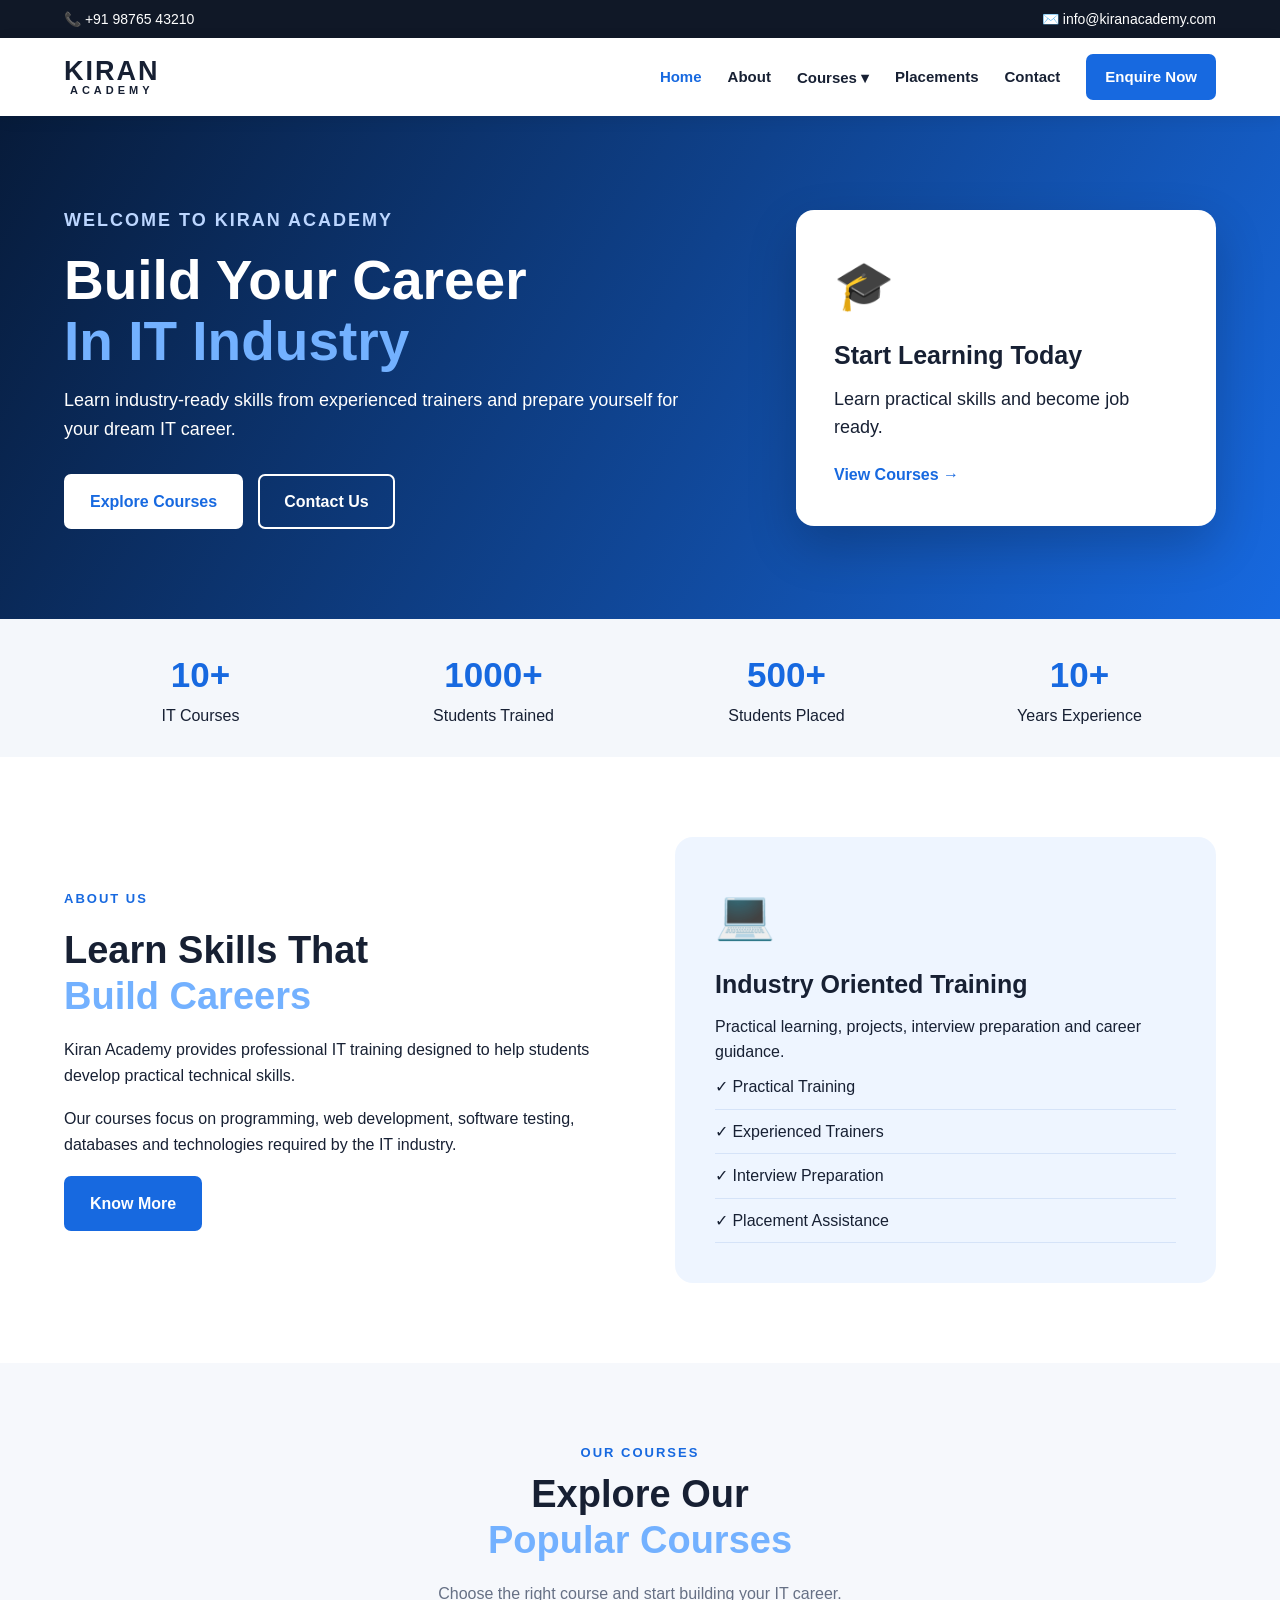
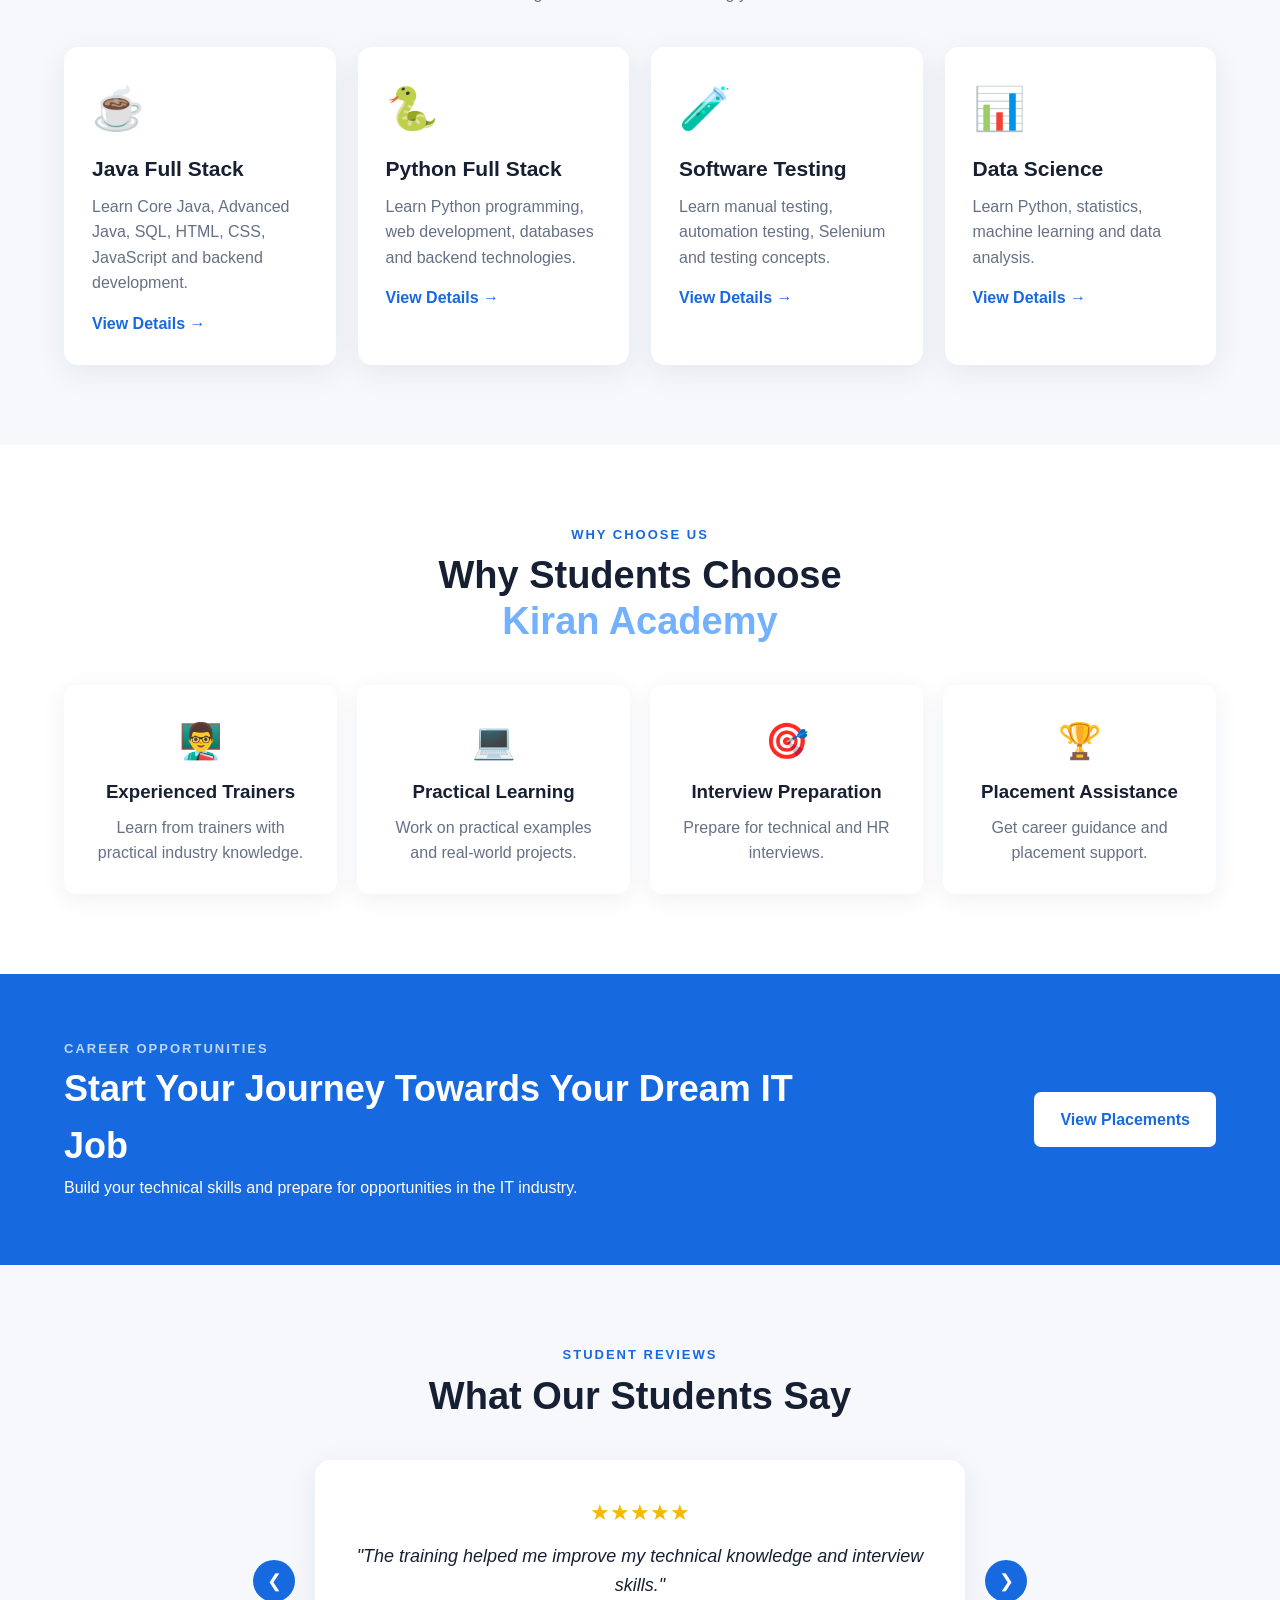
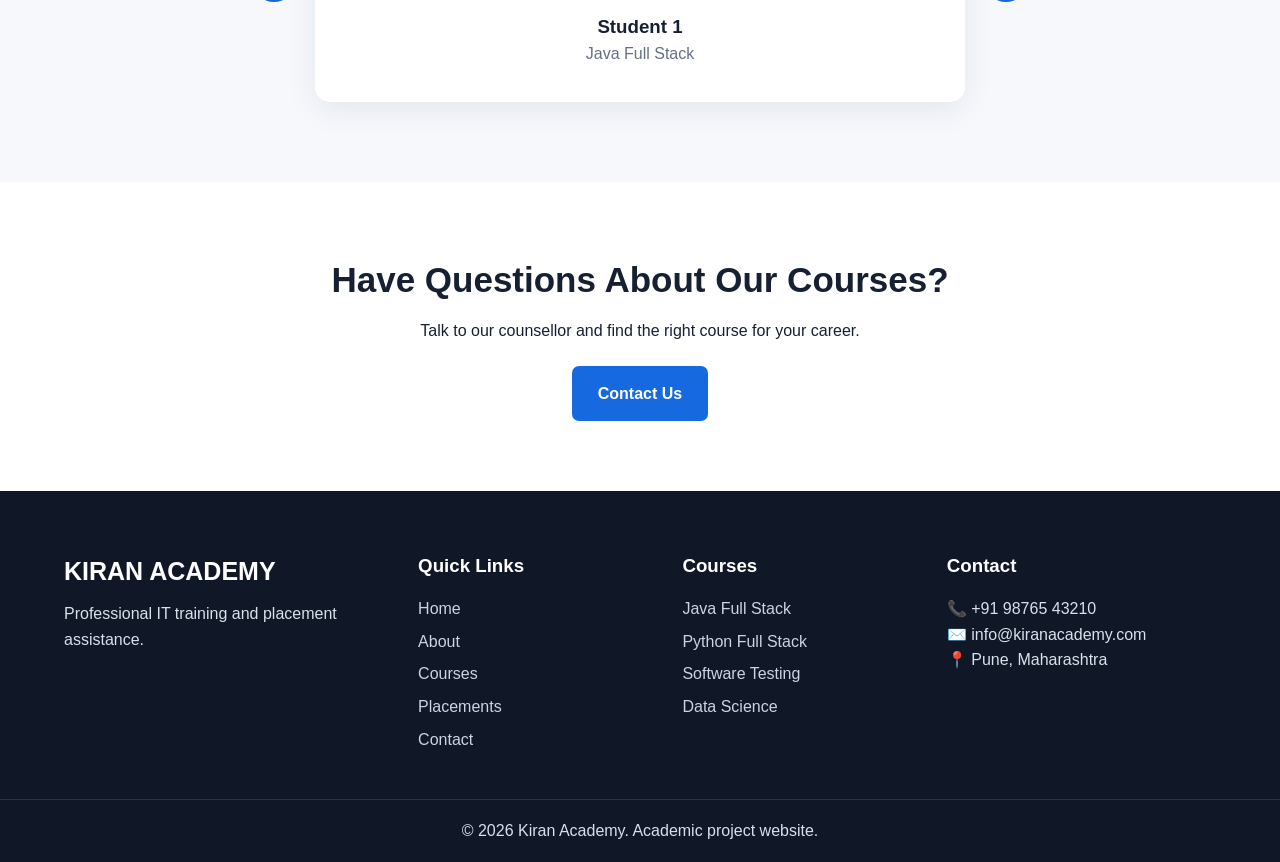
<file: index.html>
<!DOCTYPE html>
<html lang="en">
<head>
<meta charset="UTF-8">
<meta name="viewport" content="width=device-width, initial-scale=1.0">
<title>Kiran Academy | IT Training & Placement</title>
<link rel="stylesheet" href="css/style.css">
</head>
<body>
<div class="top-bar"><div class="container"><span>📞 +91 98765 43210</span><span>✉️ info@kiranacademy.com</span></div></div>

<header class="header">
<div class="container nav-container">
<a href="index.html" class="logo"><span>KIRAN</span><small>ACADEMY</small></a>
<button class="menu-btn" id="menuBtn">☰</button>
<nav id="navMenu">
<a class="active" href="index.html">Home</a>
<a href="about.html">About</a>
<div class="dropdown"><a href="courses.html">Courses ▾</a>
<div class="dropdown-menu">
<a href="courses.html">Java Full Stack</a><a href="courses.html">Python Full Stack</a>
<a href="courses.html">Software Testing</a><a href="courses.html">Data Science</a>
</div></div>
<a href="placements.html">Placements</a><a href="contact.html">Contact</a>
<a class="nav-btn" href="contact.html">Enquire Now</a>
</nav>
</div></header>

<section class="hero"><div class="container hero-content">
<div class="hero-text"><p class="small-title">WELCOME TO KIRAN ACADEMY</p>
<h1>Build Your Career <span>In IT Industry</span></h1>
<p>Learn industry-ready skills from experienced trainers and prepare yourself for your dream IT career.</p>
<div class="hero-buttons"><a href="courses.html" class="btn primary-btn">Explore Courses</a><a href="contact.html" class="btn secondary-btn">Contact Us</a></div></div>
<div class="hero-card"><div class="hero-card-icon">🎓</div><h3>Start Learning Today</h3><p>Learn practical skills and become job ready.</p><a href="courses.html">View Courses →</a></div>
</div></section>

<section class="stats"><div class="container stats-grid">
<div class="stat-box"><h2>10+</h2><p>IT Courses</p></div><div class="stat-box"><h2>1000+</h2><p>Students Trained</p></div>
<div class="stat-box"><h2>500+</h2><p>Students Placed</p></div><div class="stat-box"><h2>10+</h2><p>Years Experience</p></div>
</div></section>

<section class="section"><div class="container two-column">
<div class="about-box"><p class="section-label">ABOUT US</p><h2>Learn Skills That <span>Build Careers</span></h2>
<p>Kiran Academy provides professional IT training designed to help students develop practical technical skills.</p>
<p>Our courses focus on programming, web development, software testing, databases and technologies required by the IT industry.</p>
<a href="about.html" class="btn primary-btn">Know More</a></div>
<div class="about-card"><div class="about-icon">💻</div><h3>Industry Oriented Training</h3><p>Practical learning, projects, interview preparation and career guidance.</p>
<div class="feature">✓ Practical Training</div><div class="feature">✓ Experienced Trainers</div><div class="feature">✓ Interview Preparation</div><div class="feature">✓ Placement Assistance</div></div>
</div></section>

<section class="section courses-section"><div class="container"><div class="section-heading"><p class="section-label">OUR COURSES</p><h2>Explore Our <span>Popular Courses</span></h2><p>Choose the right course and start building your IT career.</p></div>
<div class="course-grid">
<div class="course-card"><div class="course-icon">☕</div><h3>Java Full Stack</h3><p>Learn Core Java, Advanced Java, SQL, HTML, CSS, JavaScript and backend development.</p><a href="courses.html">View Details →</a></div>
<div class="course-card"><div class="course-icon">🐍</div><h3>Python Full Stack</h3><p>Learn Python programming, web development, databases and backend technologies.</p><a href="courses.html">View Details →</a></div>
<div class="course-card"><div class="course-icon">🧪</div><h3>Software Testing</h3><p>Learn manual testing, automation testing, Selenium and testing concepts.</p><a href="courses.html">View Details →</a></div>
<div class="course-card"><div class="course-icon">📊</div><h3>Data Science</h3><p>Learn Python, statistics, machine learning and data analysis.</p><a href="courses.html">View Details →</a></div>
</div></div></section>

<section class="section"><div class="container"><div class="section-heading"><p class="section-label">WHY CHOOSE US</p><h2>Why Students Choose <span>Kiran Academy</span></h2></div>
<div class="why-grid"><div class="why-card"><div>👨‍🏫</div><h3>Experienced Trainers</h3><p>Learn from trainers with practical industry knowledge.</p></div>
<div class="why-card"><div>💻</div><h3>Practical Learning</h3><p>Work on practical examples and real-world projects.</p></div>
<div class="why-card"><div>🎯</div><h3>Interview Preparation</h3><p>Prepare for technical and HR interviews.</p></div>
<div class="why-card"><div>🏆</div><h3>Placement Assistance</h3><p>Get career guidance and placement support.</p></div></div></div></section>

<section class="placement-cta"><div class="container cta-content"><div><p class="section-label">CAREER OPPORTUNITIES</p><h2>Start Your Journey Towards Your Dream IT Job</h2><p>Build your technical skills and prepare for opportunities in the IT industry.</p></div><a href="placements.html" class="btn white-btn">View Placements</a></div></section>

<section class="section testimonials"><div class="container"><div class="section-heading"><p class="section-label">STUDENT REVIEWS</p><h2>What Our Students Say</h2></div>
<div class="testimonial-container"><button class="slider-btn" id="prevBtn">❮</button><div class="testimonial-card"><div class="stars">★★★★★</div><p id="testimonialText"></p><h3 id="testimonialName"></h3><span id="testimonialCourse"></span></div><button class="slider-btn" id="nextBtn">❯</button></div>
</div></section>

<section class="contact-cta"><div class="container"><h2>Have Questions About Our Courses?</h2><p>Talk to our counsellor and find the right course for your career.</p><a href="contact.html" class="btn primary-btn">Contact Us</a></div></section>

<footer class="footer"><div class="container footer-grid">
<div><div class="footer-logo">KIRAN ACADEMY</div><p>Professional IT training and placement assistance.</p></div>
<div><h3>Quick Links</h3><a href="index.html">Home</a><a href="about.html">About</a><a href="courses.html">Courses</a><a href="placements.html">Placements</a><a href="contact.html">Contact</a></div>
<div><h3>Courses</h3><a href="courses.html">Java Full Stack</a><a href="courses.html">Python Full Stack</a><a href="courses.html">Software Testing</a><a href="courses.html">Data Science</a></div>
<div><h3>Contact</h3><p>📞 +91 98765 43210</p><p>✉️ info@kiranacademy.com</p><p>📍 Pune, Maharashtra</p></div>
</div><div class="copyright">© 2026 Kiran Academy. Academic project website.</div></footer>
<script src="js/script.js"></script>
</body></html>
</file>
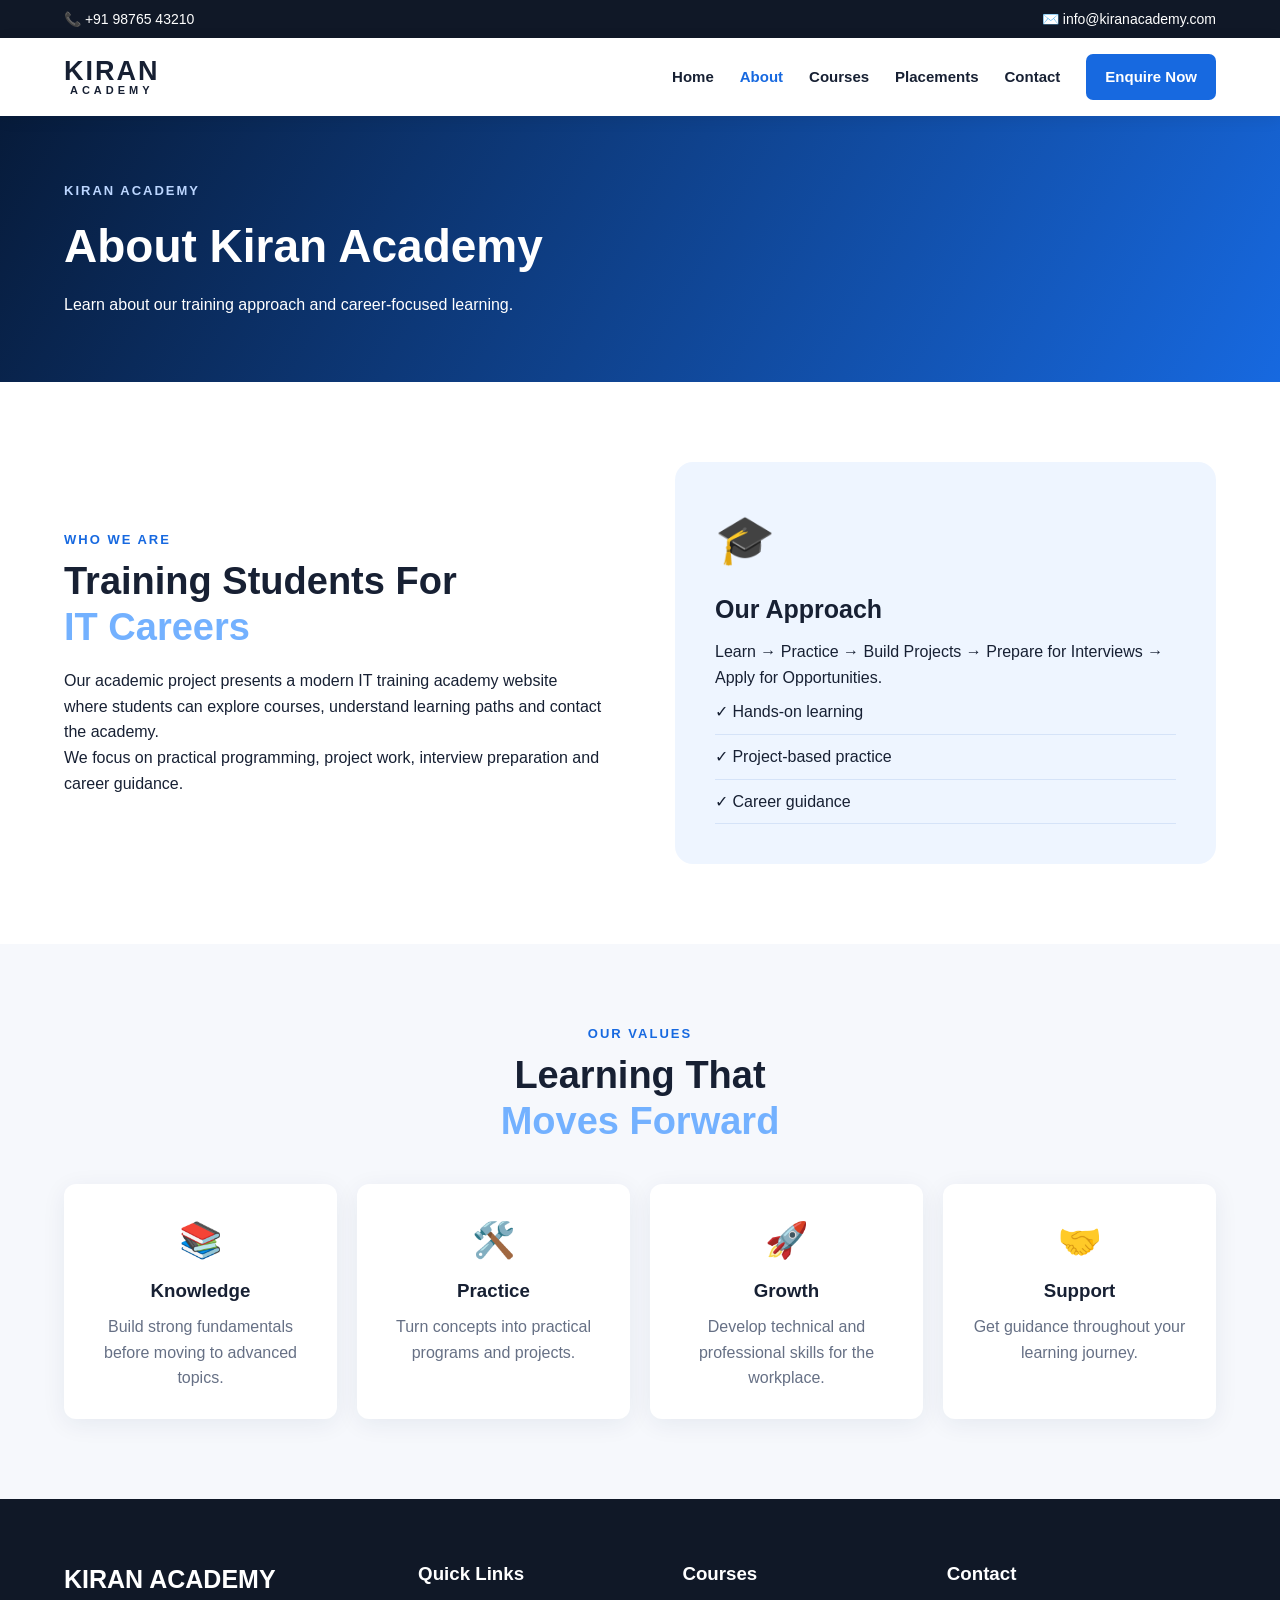
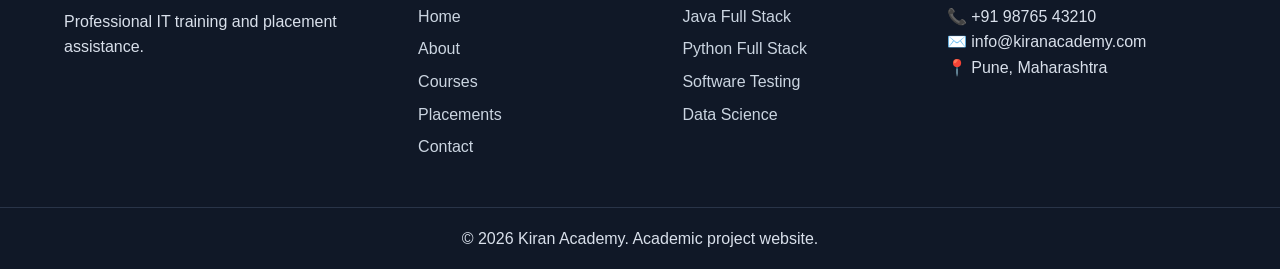
<file: about.html>
<!DOCTYPE html>
<html lang="en"><head><meta charset="UTF-8"><meta name="viewport" content="width=device-width, initial-scale=1.0">
<title>About | Kiran Academy</title><link rel="stylesheet" href="css/style.css"></head><body>
<div class="top-bar"><div class="container"><span>📞 +91 98765 43210</span><span>✉️ info@kiranacademy.com</span></div></div>
<header class="header"><div class="container nav-container"><a href="index.html" class="logo"><span>KIRAN</span><small>ACADEMY</small></a>
<button class="menu-btn" id="menuBtn">☰</button><nav id="navMenu"><a href="index.html">Home</a><a href="about.html" class='active'>About</a>
<a href="courses.html" >Courses</a><a href="placements.html" >Placements</a><a href="contact.html" >Contact</a><a class="nav-btn" href="contact.html">Enquire Now</a></nav></div></header>
<section class="page-hero"><div class="container"><p class="section-label">KIRAN ACADEMY</p><h1>About Kiran Academy</h1><p>Learn about our training approach and career-focused learning.</p></div></section>

<section class="section"><div class="container two-column"><div><p class="section-label">WHO WE ARE</p><h2>Training Students For <span>IT Careers</span></h2>
<p>Our academic project presents a modern IT training academy website where students can explore courses, understand learning paths and contact the academy.</p>
<p>We focus on practical programming, project work, interview preparation and career guidance.</p></div>
<div class="about-card"><div class="about-icon">🎓</div><h3>Our Approach</h3><p>Learn → Practice → Build Projects → Prepare for Interviews → Apply for Opportunities.</p>
<div class="feature">✓ Hands-on learning</div><div class="feature">✓ Project-based practice</div><div class="feature">✓ Career guidance</div></div></div></section>
<section class="section light"><div class="container"><div class="section-heading"><p class="section-label">OUR VALUES</p><h2>Learning That <span>Moves Forward</span></h2></div><div class="why-grid">
<div class="why-card"><div>📚</div><h3>Knowledge</h3><p>Build strong fundamentals before moving to advanced topics.</p></div>
<div class="why-card"><div>🛠️</div><h3>Practice</h3><p>Turn concepts into practical programs and projects.</p></div>
<div class="why-card"><div>🚀</div><h3>Growth</h3><p>Develop technical and professional skills for the workplace.</p></div>
<div class="why-card"><div>🤝</div><h3>Support</h3><p>Get guidance throughout your learning journey.</p></div></div></div></section>

<footer class="footer"><div class="container footer-grid"><div><div class="footer-logo">KIRAN ACADEMY</div><p>Professional IT training and placement assistance.</p></div>
<div><h3>Quick Links</h3><a href="index.html">Home</a><a href="about.html">About</a><a href="courses.html">Courses</a><a href="placements.html">Placements</a><a href="contact.html">Contact</a></div>
<div><h3>Courses</h3><a href="courses.html">Java Full Stack</a><a href="courses.html">Python Full Stack</a><a href="courses.html">Software Testing</a><a href="courses.html">Data Science</a></div>
<div><h3>Contact</h3><p>📞 +91 98765 43210</p><p>✉️ info@kiranacademy.com</p><p>📍 Pune, Maharashtra</p></div></div>
<div class="copyright">© 2026 Kiran Academy. Academic project website.</div></footer>
<script src="js/script.js"></script></body></html>
</file>
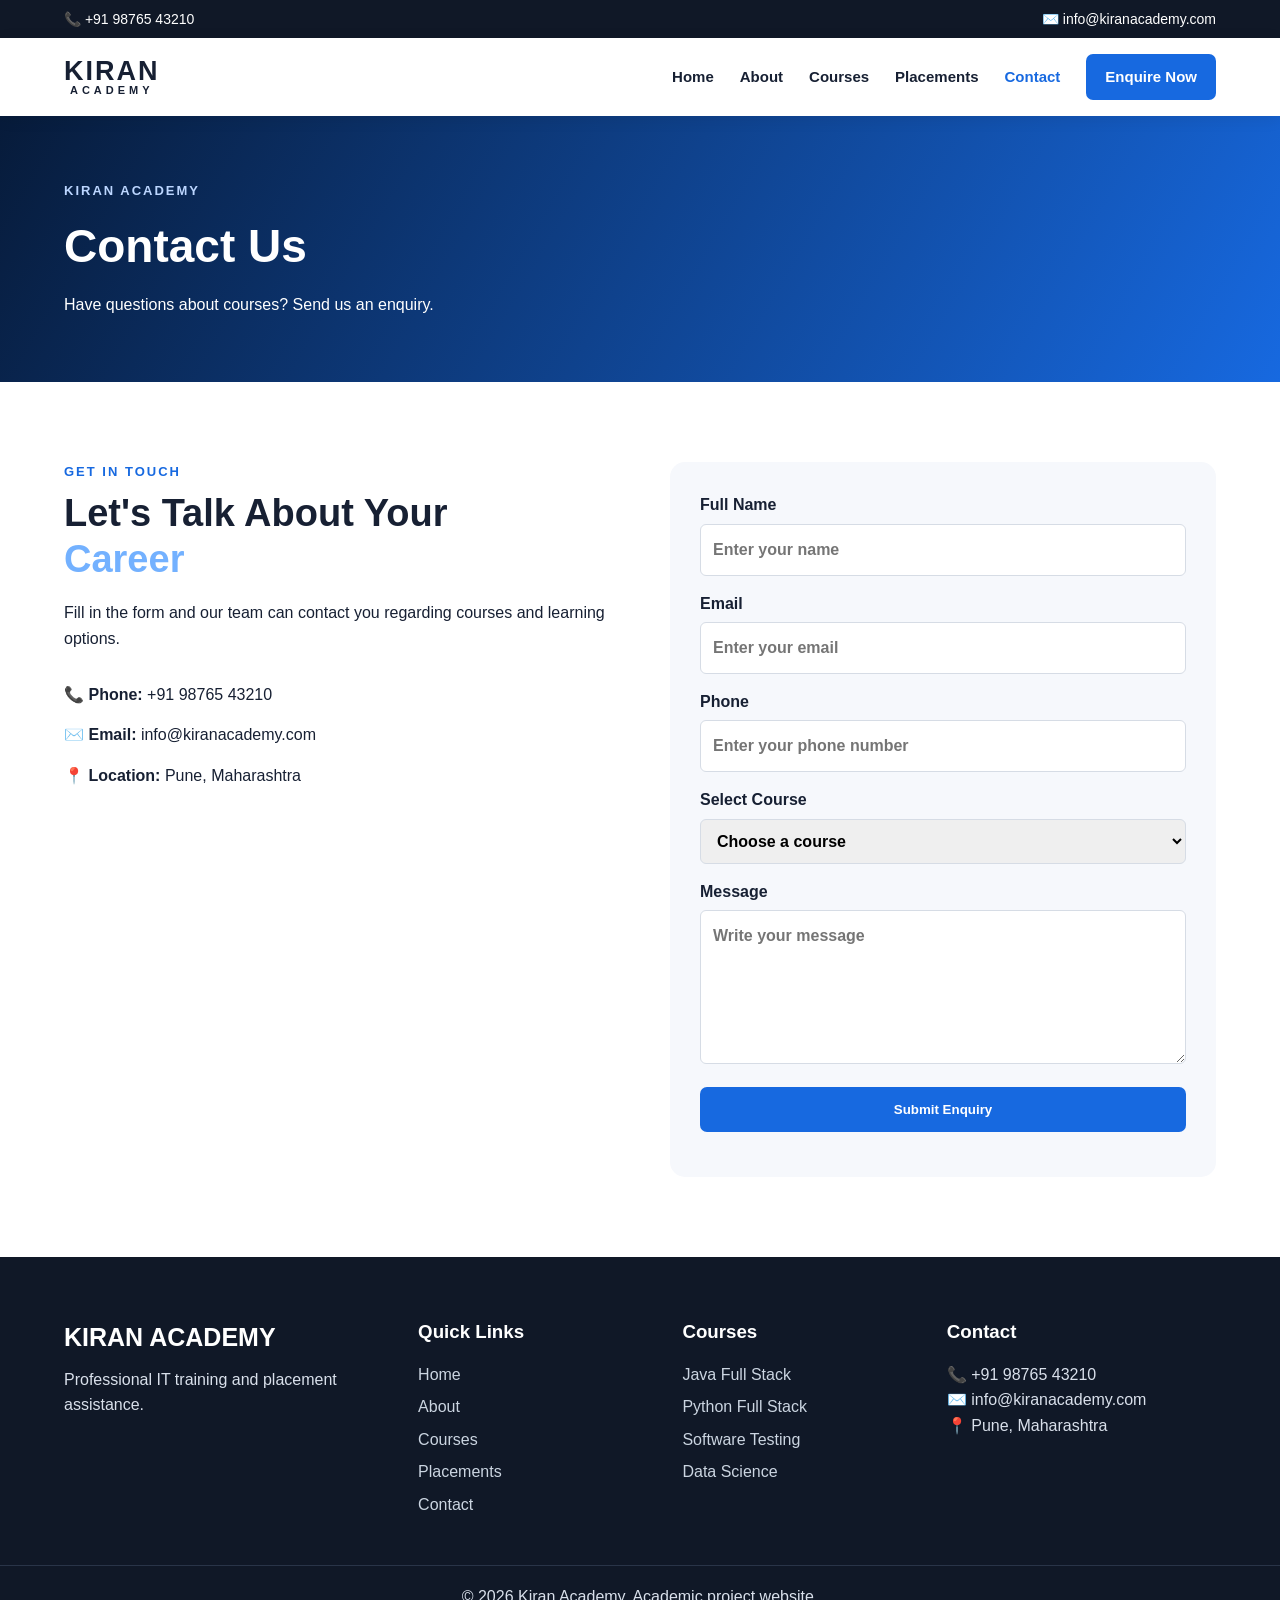
<file: contact.html>
<!DOCTYPE html>
<html lang="en"><head><meta charset="UTF-8"><meta name="viewport" content="width=device-width, initial-scale=1.0">
<title>Contact | Kiran Academy</title><link rel="stylesheet" href="css/style.css"></head><body>
<div class="top-bar"><div class="container"><span>📞 +91 98765 43210</span><span>✉️ info@kiranacademy.com</span></div></div>
<header class="header"><div class="container nav-container"><a href="index.html" class="logo"><span>KIRAN</span><small>ACADEMY</small></a>
<button class="menu-btn" id="menuBtn">☰</button><nav id="navMenu"><a href="index.html">Home</a><a href="about.html" >About</a>
<a href="courses.html" >Courses</a><a href="placements.html" >Placements</a><a href="contact.html" class='active'>Contact</a><a class="nav-btn" href="contact.html">Enquire Now</a></nav></div></header>
<section class="page-hero"><div class="container"><p class="section-label">KIRAN ACADEMY</p><h1>Contact Us</h1><p>Have questions about courses? Send us an enquiry.</p></div></section>

<section class="section"><div class="container contact-grid">
<div><p class="section-label">GET IN TOUCH</p><h2>Let's Talk About Your <span>Career</span></h2><p>Fill in the form and our team can contact you regarding courses and learning options.</p>
<div class="contact-info"><p>📞 <strong>Phone:</strong> +91 98765 43210</p><p>✉️ <strong>Email:</strong> info@kiranacademy.com</p><p>📍 <strong>Location:</strong> Pune, Maharashtra</p></div></div>
<form id="contactForm" class="contact-form"><label>Full Name<input id="name" type="text" placeholder="Enter your name"></label>
<label>Email<input id="email" type="email" placeholder="Enter your email"></label>
<label>Phone<input id="phone" type="tel" placeholder="Enter your phone number"></label>
<label>Select Course<select id="course"><option value="">Choose a course</option><option>Java Full Stack</option><option>Python Full Stack</option><option>Software Testing</option><option>Data Science</option><option>Web Development</option></select></label>
<label>Message<textarea id="message" rows="5" placeholder="Write your message"></textarea></label>
<button class="btn primary-btn" type="submit">Submit Enquiry</button><p id="formMessage" class="form-message"></p></form>
</div></section>

<footer class="footer"><div class="container footer-grid"><div><div class="footer-logo">KIRAN ACADEMY</div><p>Professional IT training and placement assistance.</p></div>
<div><h3>Quick Links</h3><a href="index.html">Home</a><a href="about.html">About</a><a href="courses.html">Courses</a><a href="placements.html">Placements</a><a href="contact.html">Contact</a></div>
<div><h3>Courses</h3><a href="courses.html">Java Full Stack</a><a href="courses.html">Python Full Stack</a><a href="courses.html">Software Testing</a><a href="courses.html">Data Science</a></div>
<div><h3>Contact</h3><p>📞 +91 98765 43210</p><p>✉️ info@kiranacademy.com</p><p>📍 Pune, Maharashtra</p></div></div>
<div class="copyright">© 2026 Kiran Academy. Academic project website.</div></footer>
<script src="js/script.js"></script></body></html>
</file>
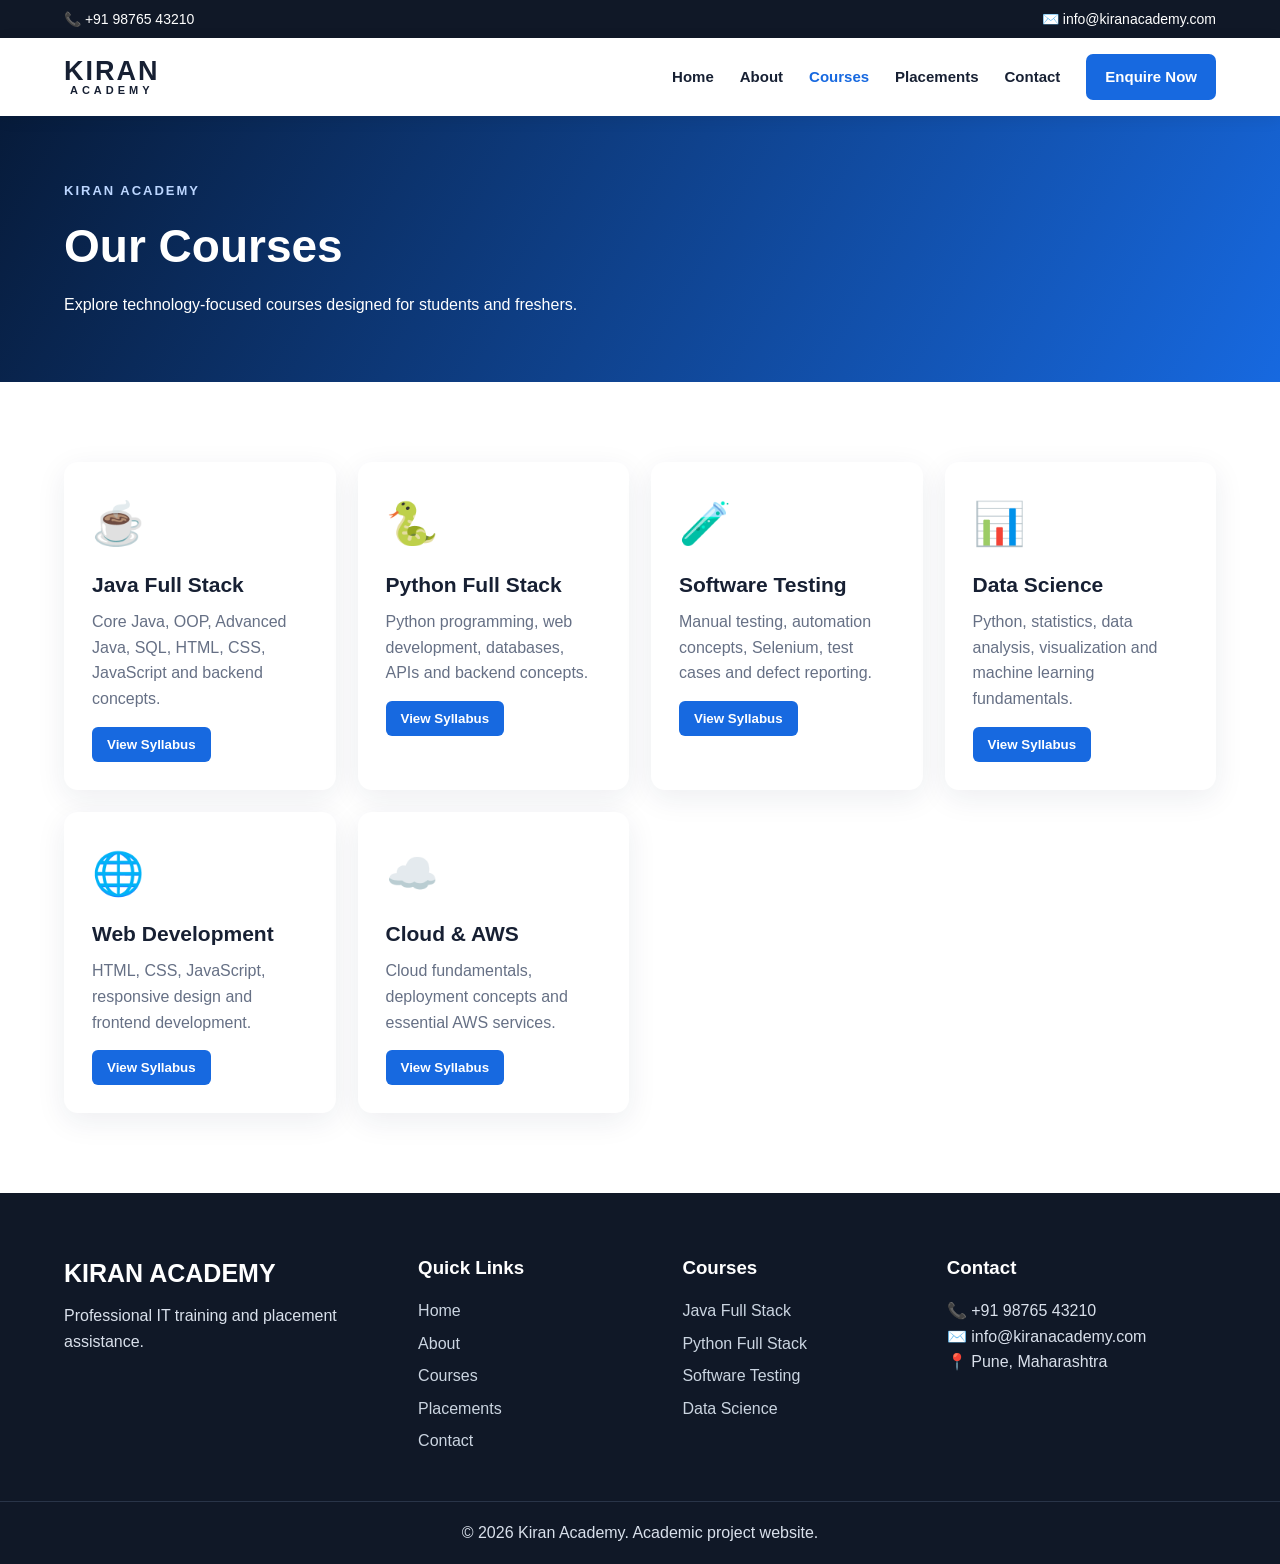
<file: courses.html>
<!DOCTYPE html>
<html lang="en"><head><meta charset="UTF-8"><meta name="viewport" content="width=device-width, initial-scale=1.0">
<title>Courses | Kiran Academy</title><link rel="stylesheet" href="css/style.css"></head><body>
<div class="top-bar"><div class="container"><span>📞 +91 98765 43210</span><span>✉️ info@kiranacademy.com</span></div></div>
<header class="header"><div class="container nav-container"><a href="index.html" class="logo"><span>KIRAN</span><small>ACADEMY</small></a>
<button class="menu-btn" id="menuBtn">☰</button><nav id="navMenu"><a href="index.html">Home</a><a href="about.html" >About</a>
<a href="courses.html" class='active'>Courses</a><a href="placements.html" >Placements</a><a href="contact.html" >Contact</a><a class="nav-btn" href="contact.html">Enquire Now</a></nav></div></header>
<section class="page-hero"><div class="container"><p class="section-label">KIRAN ACADEMY</p><h1>Our Courses</h1><p>Explore technology-focused courses designed for students and freshers.</p></div></section>

<section class="section"><div class="container"><div class="course-grid">
<div class="course-card"><div class="course-icon">☕</div><h3>Java Full Stack</h3><p>Core Java, OOP, Advanced Java, SQL, HTML, CSS, JavaScript and backend concepts.</p><button class="small-btn" onclick="showCourse('Java Full Stack')">View Syllabus</button></div>
<div class="course-card"><div class="course-icon">🐍</div><h3>Python Full Stack</h3><p>Python programming, web development, databases, APIs and backend concepts.</p><button class="small-btn" onclick="showCourse('Python Full Stack')">View Syllabus</button></div>
<div class="course-card"><div class="course-icon">🧪</div><h3>Software Testing</h3><p>Manual testing, automation concepts, Selenium, test cases and defect reporting.</p><button class="small-btn" onclick="showCourse('Software Testing')">View Syllabus</button></div>
<div class="course-card"><div class="course-icon">📊</div><h3>Data Science</h3><p>Python, statistics, data analysis, visualization and machine learning fundamentals.</p><button class="small-btn" onclick="showCourse('Data Science')">View Syllabus</button></div>
<div class="course-card"><div class="course-icon">🌐</div><h3>Web Development</h3><p>HTML, CSS, JavaScript, responsive design and frontend development.</p><button class="small-btn" onclick="showCourse('Web Development')">View Syllabus</button></div>
<div class="course-card"><div class="course-icon">☁️</div><h3>Cloud & AWS</h3><p>Cloud fundamentals, deployment concepts and essential AWS services.</p><button class="small-btn" onclick="showCourse('Cloud & AWS')">View Syllabus</button></div>
</div></div></section>
<div id="courseModal" class="modal"><div class="modal-box"><button class="modal-close" onclick="closeCourse()">×</button><h2 id="modalTitle"></h2><p id="modalText"></p><a href="contact.html" class="btn primary-btn">Enquire Now</a></div></div>

<footer class="footer"><div class="container footer-grid"><div><div class="footer-logo">KIRAN ACADEMY</div><p>Professional IT training and placement assistance.</p></div>
<div><h3>Quick Links</h3><a href="index.html">Home</a><a href="about.html">About</a><a href="courses.html">Courses</a><a href="placements.html">Placements</a><a href="contact.html">Contact</a></div>
<div><h3>Courses</h3><a href="courses.html">Java Full Stack</a><a href="courses.html">Python Full Stack</a><a href="courses.html">Software Testing</a><a href="courses.html">Data Science</a></div>
<div><h3>Contact</h3><p>📞 +91 98765 43210</p><p>✉️ info@kiranacademy.com</p><p>📍 Pune, Maharashtra</p></div></div>
<div class="copyright">© 2026 Kiran Academy. Academic project website.</div></footer>
<script src="js/script.js"></script></body></html>
</file>
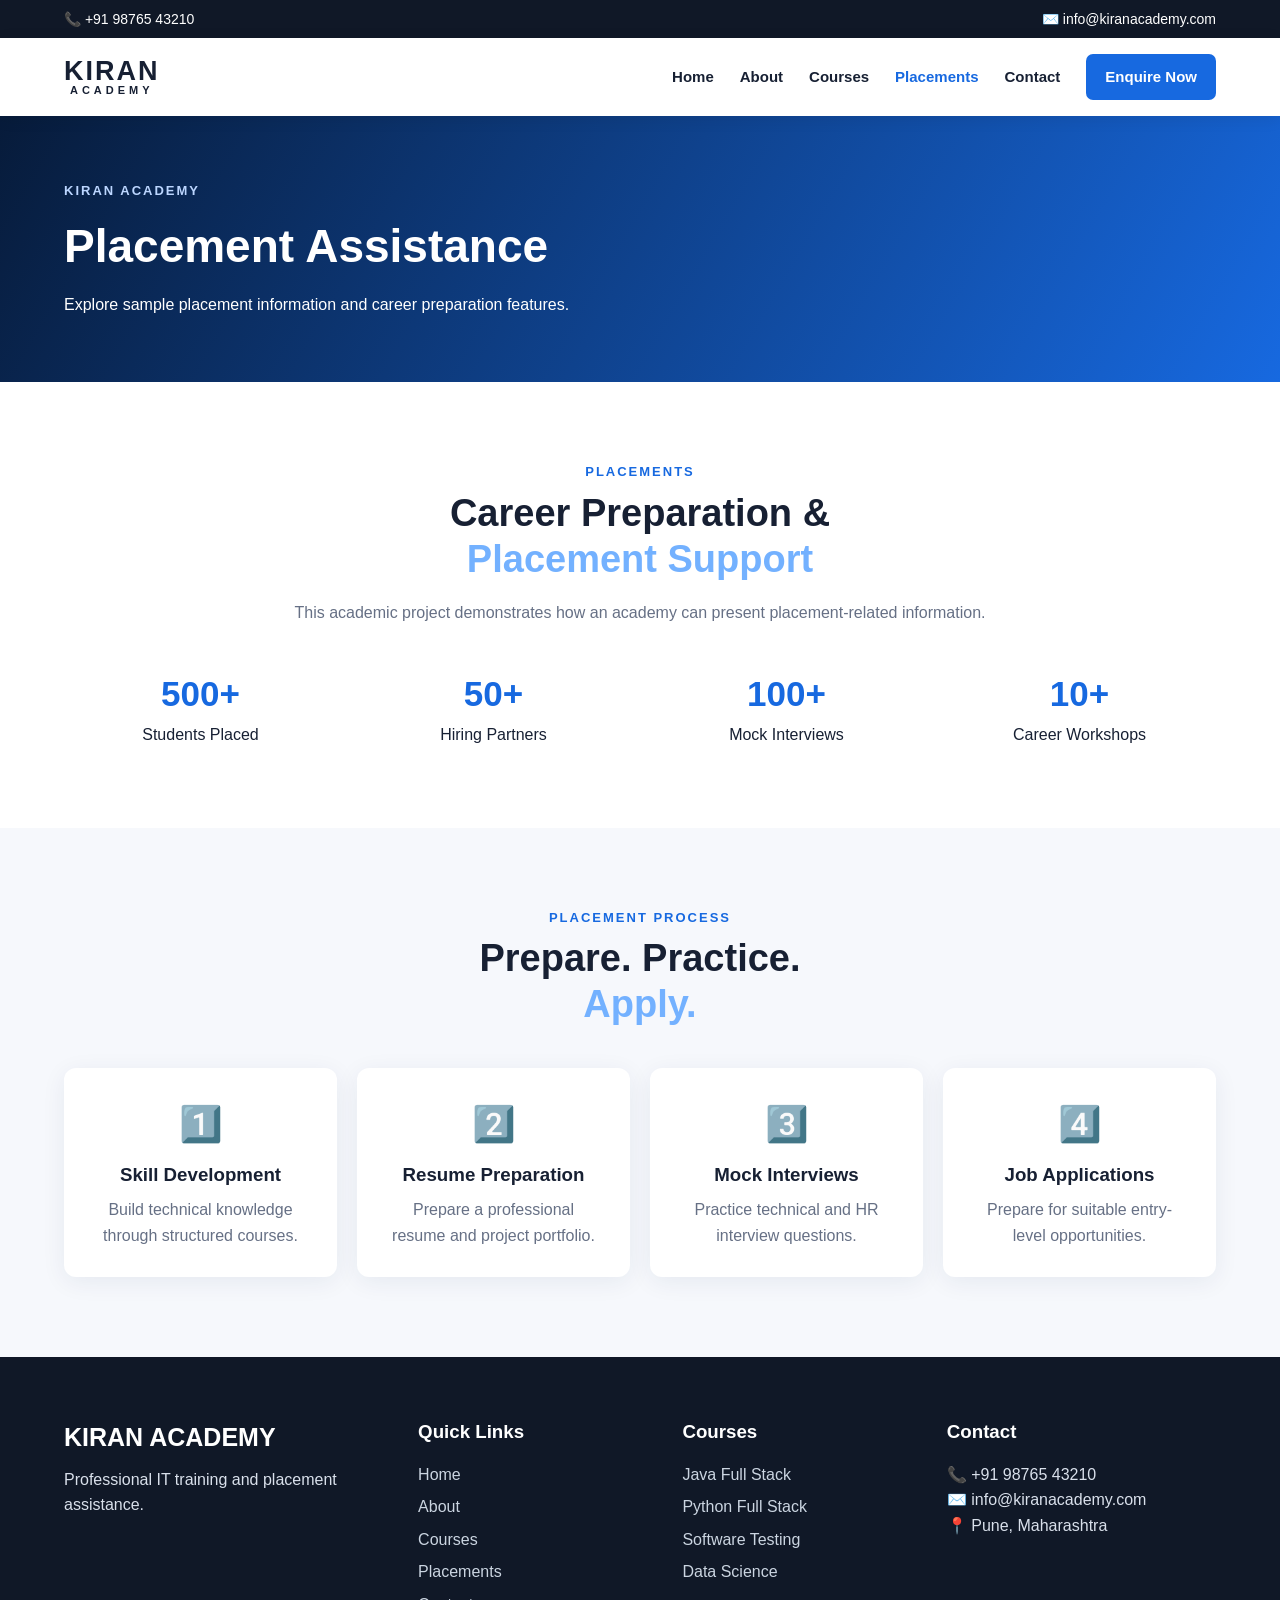
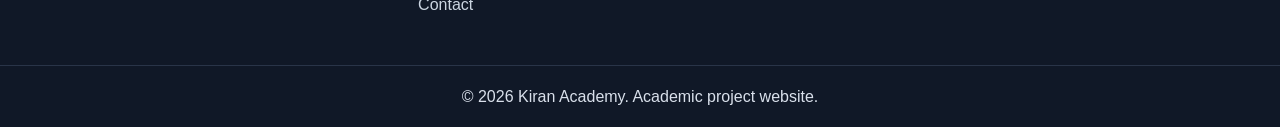
<file: placements.html>
<!DOCTYPE html>
<html lang="en"><head><meta charset="UTF-8"><meta name="viewport" content="width=device-width, initial-scale=1.0">
<title>Placements | Kiran Academy</title><link rel="stylesheet" href="css/style.css"></head><body>
<div class="top-bar"><div class="container"><span>📞 +91 98765 43210</span><span>✉️ info@kiranacademy.com</span></div></div>
<header class="header"><div class="container nav-container"><a href="index.html" class="logo"><span>KIRAN</span><small>ACADEMY</small></a>
<button class="menu-btn" id="menuBtn">☰</button><nav id="navMenu"><a href="index.html">Home</a><a href="about.html" >About</a>
<a href="courses.html" >Courses</a><a href="placements.html" class='active'>Placements</a><a href="contact.html" >Contact</a><a class="nav-btn" href="contact.html">Enquire Now</a></nav></div></header>
<section class="page-hero"><div class="container"><p class="section-label">KIRAN ACADEMY</p><h1>Placement Assistance</h1><p>Explore sample placement information and career preparation features.</p></div></section>

<section class="section"><div class="container"><div class="section-heading"><p class="section-label">PLACEMENTS</p><h2>Career Preparation & <span>Placement Support</span></h2><p>This academic project demonstrates how an academy can present placement-related information.</p></div>
<div class="stats-grid"><div class="stat-box"><h2>500+</h2><p>Students Placed</p></div><div class="stat-box"><h2>50+</h2><p>Hiring Partners</p></div><div class="stat-box"><h2>100+</h2><p>Mock Interviews</p></div><div class="stat-box"><h2>10+</h2><p>Career Workshops</p></div></div></div></section>
<section class="section light"><div class="container"><div class="section-heading"><p class="section-label">PLACEMENT PROCESS</p><h2>Prepare. Practice. <span>Apply.</span></h2></div><div class="why-grid">
<div class="why-card"><div>1️⃣</div><h3>Skill Development</h3><p>Build technical knowledge through structured courses.</p></div>
<div class="why-card"><div>2️⃣</div><h3>Resume Preparation</h3><p>Prepare a professional resume and project portfolio.</p></div>
<div class="why-card"><div>3️⃣</div><h3>Mock Interviews</h3><p>Practice technical and HR interview questions.</p></div>
<div class="why-card"><div>4️⃣</div><h3>Job Applications</h3><p>Prepare for suitable entry-level opportunities.</p></div></div></div></section>

<footer class="footer"><div class="container footer-grid"><div><div class="footer-logo">KIRAN ACADEMY</div><p>Professional IT training and placement assistance.</p></div>
<div><h3>Quick Links</h3><a href="index.html">Home</a><a href="about.html">About</a><a href="courses.html">Courses</a><a href="placements.html">Placements</a><a href="contact.html">Contact</a></div>
<div><h3>Courses</h3><a href="courses.html">Java Full Stack</a><a href="courses.html">Python Full Stack</a><a href="courses.html">Software Testing</a><a href="courses.html">Data Science</a></div>
<div><h3>Contact</h3><p>📞 +91 98765 43210</p><p>✉️ info@kiranacademy.com</p><p>📍 Pune, Maharashtra</p></div></div>
<div class="copyright">© 2026 Kiran Academy. Academic project website.</div></footer>
<script src="js/script.js"></script></body></html>
</file>
<file: css/style.css>
*{margin:0;padding:0;box-sizing:border-box}html{scroll-behavior:smooth}body{font-family:Arial,Helvetica,sans-serif;color:#172033;line-height:1.6;background:#fff}a{text-decoration:none;color:inherit}.container{width:90%;max-width:1180px;margin:auto}.top-bar{background:#101827;color:#fff;font-size:14px;padding:8px 0}.top-bar .container{display:flex;justify-content:space-between}.header{background:#fff;box-shadow:0 3px 15px rgba(0,0,0,.08);position:sticky;top:0;z-index:100}.nav-container{display:flex;align-items:center;justify-content:space-between;min-height:78px}.logo{display:flex;flex-direction:column;font-weight:800;line-height:1}.logo span{font-size:27px;letter-spacing:2px}.logo small{font-size:11px;letter-spacing:4px;text-align:center}.header nav{display:flex;align-items:center;gap:26px}.header nav>a,.dropdown>a{font-weight:600;font-size:15px}.header nav>a:hover,.dropdown>a:hover,.header nav .active{color:#1769e0}.nav-btn{background:#1769e0!important;color:#fff!important;padding:11px 19px;border-radius:7px}.dropdown{position:relative}.dropdown-menu{position:absolute;top:30px;left:-15px;background:#fff;width:210px;box-shadow:0 10px 30px rgba(0,0,0,.12);display:none;border-radius:7px;overflow:hidden}.dropdown:hover .dropdown-menu{display:block}.dropdown-menu a{display:block;padding:11px 15px}.dropdown-menu a:hover{background:#eef5ff;color:#1769e0}.menu-btn{display:none;border:0;background:none;font-size:27px}.hero{background:linear-gradient(120deg,#071b3a,#1769e0);color:#fff;padding:90px 0}.hero-content{display:grid;grid-template-columns:1.6fr 1fr;gap:60px;align-items:center}.small-title,.section-label{font-size:13px;letter-spacing:2px;font-weight:800;color:#1769e0}.hero .small-title{color:#bcd6ff}.hero h1{font-size:55px;line-height:1.1;margin:15px 0}.hero h1 span,.section-heading span,.about-box h2 span,.two-column h2 span,.contact-grid h2 span{display:block;color:#73b1ff}.hero p{font-size:18px;max-width:650px}.hero-buttons{display:flex;gap:15px;margin-top:30px}.btn{display:inline-block;padding:13px 24px;border-radius:7px;font-weight:700;border:2px solid transparent}.primary-btn{background:#1769e0;color:#fff}.secondary-btn{border-color:#fff;color:#fff}.white-btn{background:#fff;color:#1769e0}.hero .primary-btn{background:#fff;color:#1769e0}.hero-card{background:#fff;color:#172033;padding:38px;border-radius:18px;box-shadow:0 20px 50px rgba(0,0,0,.2)}.hero-card-icon,.about-icon{font-size:48px}.hero-card h3{font-size:25px;margin:10px 0}.hero-card a{display:inline-block;margin-top:20px;color:#1769e0;font-weight:700}.stats{background:#f4f7fb;padding:28px 0}.stats-grid{display:grid;grid-template-columns:repeat(4,1fr);gap:20px}.stat-box{text-align:center}.stat-box h2{color:#1769e0;font-size:35px}.section{padding:80px 0}.light,.courses-section{background:#f6f8fc}.two-column{display:grid;grid-template-columns:1fr 1fr;gap:70px;align-items:center}.two-column h2,.section-heading h2,.contact-grid h2{font-size:38px;line-height:1.2;margin:8px 0 18px}.about-box p{margin-bottom:18px}.about-card{background:#eef5ff;border-radius:18px;padding:40px}.about-card h3{font-size:25px;margin:10px 0}.feature{padding:9px 0;border-bottom:1px solid #d5e3f8}.section-heading{text-align:center;max-width:700px;margin:0 auto 40px}.section-heading p:last-child{color:#667085}.course-grid{display:grid;grid-template-columns:repeat(4,1fr);gap:22px}.course-card{background:#fff;border-radius:14px;padding:28px;box-shadow:0 8px 30px rgba(20,40,80,.08);transition:.25s}.course-card:hover{transform:translateY(-6px);box-shadow:0 15px 35px rgba(20,40,80,.13)}.course-icon{font-size:42px;margin-bottom:10px}.course-card h3{font-size:21px;margin-bottom:8px}.course-card p{color:#667085;margin-bottom:15px}.course-card a{color:#1769e0;font-weight:700}.small-btn{border:0;background:#1769e0;color:#fff;padding:10px 15px;border-radius:6px;font-weight:700;cursor:pointer}.why-grid{display:grid;grid-template-columns:repeat(4,1fr);gap:20px}.why-card{text-align:center;padding:28px;background:#fff;border-radius:12px;box-shadow:0 5px 25px rgba(20,40,80,.07)}.why-card>div{font-size:35px}.why-card h3{margin:8px 0}.why-card p{color:#667085}.placement-cta{padding:65px 0;background:#1769e0;color:#fff}.cta-content{display:flex;justify-content:space-between;align-items:center;gap:30px}.placement-cta .section-label{color:#bcd6ff}.placement-cta h2{font-size:36px;max-width:750px}.placement-cta p{max-width:750px}.testimonials{background:#f6f8fc}.testimonial-container{display:flex;align-items:center;justify-content:center;gap:20px}.testimonial-card{background:#fff;padding:35px;text-align:center;max-width:650px;width:100%;border-radius:15px;box-shadow:0 8px 30px rgba(20,40,80,.08)}.stars{color:#f6b800;font-size:22px}.testimonial-card p{font-size:18px;font-style:italic;margin:12px 0}.testimonial-card span{color:#667085}.slider-btn{border:0;background:#1769e0;color:#fff;width:42px;height:42px;border-radius:50%;cursor:pointer;font-size:18px}.contact-cta{text-align:center;padding:70px 0}.contact-cta h2{font-size:35px}.contact-cta p{margin:10px 0 22px}.footer{background:#101827;color:#d9e0eb;padding:60px 0 0}.footer-grid{display:grid;grid-template-columns:1.4fr 1fr 1fr 1.2fr;gap:40px;padding-bottom:40px}.footer-logo{font-size:25px;font-weight:800;color:#fff;margin-bottom:10px}.footer h3{color:#fff;margin-bottom:15px}.footer a{display:block;margin:7px 0;color:#cbd5e1}.footer a:hover{color:#73b1ff}.copyright{text-align:center;border-top:1px solid #293448;padding:18px}.page-hero{background:linear-gradient(120deg,#071b3a,#1769e0);color:#fff;padding:65px 0}.page-hero .section-label{color:#bcd6ff}.page-hero h1{font-size:46px;margin:8px 0}.page-hero p:last-child{max-width:700px}.modal{display:none;position:fixed;inset:0;background:rgba(0,0,0,.6);z-index:200;align-items:center;justify-content:center;padding:20px}.modal-box{background:#fff;border-radius:14px;padding:35px;max-width:550px;width:100%;position:relative}.modal-close{position:absolute;right:15px;top:10px;border:0;background:none;font-size:28px;cursor:pointer}.contact-grid{display:grid;grid-template-columns:1fr 1fr;gap:60px}.contact-info{margin-top:30px}.contact-info p{margin:15px 0}.contact-form{display:flex;flex-direction:column;gap:15px;background:#f6f8fc;padding:30px;border-radius:15px}.contact-form label{font-weight:700}.contact-form input,.contact-form select,.contact-form textarea{width:100%;padding:12px;margin-top:6px;border:1px solid #d6dce5;border-radius:6px;font:inherit}.form-message{font-weight:700}.form-message.success{color:#16803c}.form-message.error{color:#c62828}@media(max-width:900px){.header nav{display:none;position:absolute;top:78px;left:0;width:100%;background:#fff;flex-direction:column;align-items:flex-start;padding:20px 5%;box-shadow:0 10px 20px rgba(0,0,0,.1)}.header nav.open{display:flex}.menu-btn{display:block}.dropdown-menu{position:static;box-shadow:none;width:100%}.dropdown:hover .dropdown-menu{display:none}.dropdown.open .dropdown-menu{display:block}.hero-content,.two-column,.contact-grid{grid-template-columns:1fr}.hero h1{font-size:42px}.course-grid,.why-grid{grid-template-columns:repeat(2,1fr)}.stats-grid{grid-template-columns:repeat(2,1fr)}.footer-grid{grid-template-columns:repeat(2,1fr)}.cta-content{flex-direction:column;align-items:flex-start}}@media(max-width:560px){.top-bar .container{flex-direction:column;gap:3px}.hero{padding:60px 0}.hero h1{font-size:36px}.section{padding:55px 0}.course-grid,.why-grid,.stats-grid,.footer-grid{grid-template-columns:1fr}.section-heading h2,.two-column h2,.contact-grid h2{font-size:30px}.page-hero h1{font-size:36px}.hero-buttons{flex-direction:column}.btn{text-align:center}.cta-content{align-items:flex-start}}
</file>
